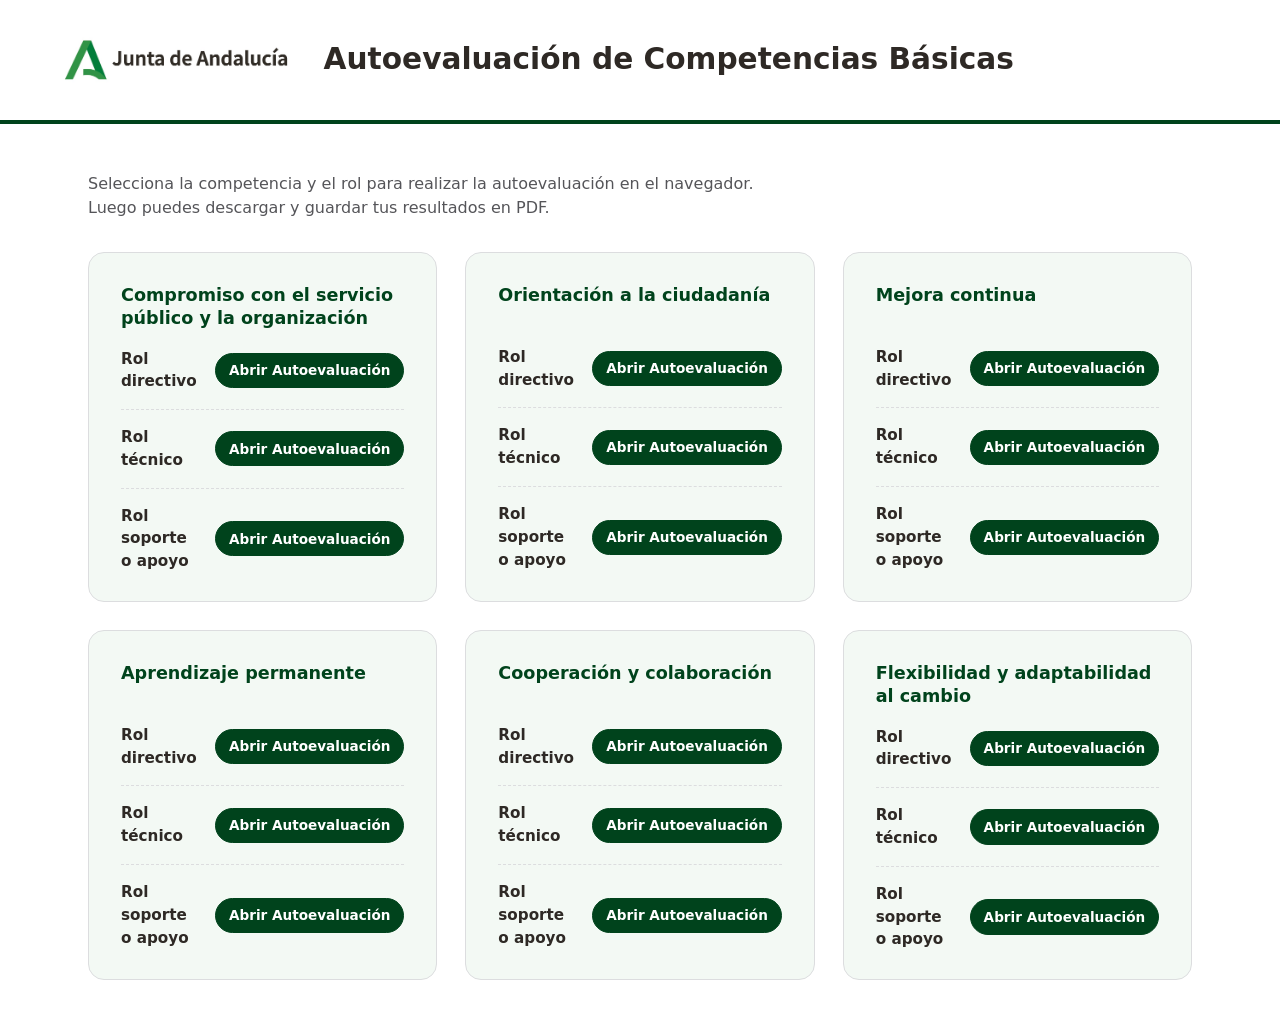
<file: index.html>
<!doctype html>
<html lang="es">
<head>
<meta charset="utf-8"/>
<meta name="viewport" content="width=device-width, initial-scale=1"/>
<title>Autoevaluación de Competencias Básicas · Junta de Andalucía</title>
<style>
  :root{--verde:#00431c;--verde2:#005a25;--tinta:#2e2925;--suave:#f3f9f4;--borde:#dcdddf;--gris:#555559}
  *{box-sizing:border-box}
  body{margin:0;font-family:system-ui,-apple-system,"Segoe UI",Roboto,Arial,sans-serif;color:var(--tinta);background:#fff;line-height:1.5}
  header{display:flex;align-items:center;gap:1.25rem;padding:1.5rem clamp(1rem,4vw,3rem);border-bottom:4px solid var(--verde)}
  header img{height:72px;width:auto;flex:0 0 auto}
  header .h{display:flex;flex-direction:column;justify-content:center}
  header h1{margin:0;font-size:clamp(1.3rem,3vw,1.85rem);line-height:1.2}
  main{max-width:1200px;margin:0 auto;padding:clamp(1.25rem,4vw,3rem)}
  .intro{color:var(--gris);margin:0;max-width:70ch}
  .grid{display:grid;gap:1.75rem;grid-template-columns:repeat(auto-fill,minmax(340px,1fr));margin-top:2rem}
  .card{border:1px solid var(--borde);border-radius:16px;padding:1.75rem 2rem;background:var(--suave)}
  .card h2{margin:.2rem 0 1.1rem;font-size:1.1rem;line-height:1.3;min-height:2.5em;color:var(--verde)}
  .roles{list-style:none;margin:0;padding:0;display:flex;flex-direction:column;gap:1rem}
  .role{display:flex;flex-direction:row;align-items:center;justify-content:space-between;gap:1rem;padding-bottom:1rem;border-bottom:1px dashed var(--borde)}
  .role:last-child{border-bottom:0;padding-bottom:0}
  .role-name{font-weight:600;font-size:.95rem}
  .role-links{display:flex;gap:.5rem;flex-shrink:0}
  .btn{white-space:nowrap}
  .btn{display:inline-block;text-decoration:none;font-size:.85rem;font-weight:600;padding:.4rem .8rem;border-radius:999px;background:var(--verde);color:#fff;border:1px solid var(--verde)}
  .btn:hover{background:var(--verde2)}
  .btn-ghost{background:#fff;color:var(--verde);}
  .btn-ghost:hover{background:#eaf3ec}
  footer{max-width:1200px;margin:0 auto;padding:1.5rem clamp(1.25rem,4vw,3rem);color:var(--gris);font-size:.85rem;border-top:1px solid var(--borde)}
</style>
</head>
<body>
<header>
  <img src="media/Logo-JuntaAndalucia.jpg" alt="Junta de Andalucía"/>
  <div class="h">
    <h1>Autoevaluación de Competencias Básicas</h1>
  </div>
</header>
<main>
  <p class="intro">Selecciona la competencia y el rol para realizar la autoevaluación en el navegador.
  Luego puedes descargar y guardar tus resultados en PDF.</p>
  <div class="grid">
    <article class="card">
      <h2>Compromiso con el servicio público y la organización</h2>
      <ul class="roles">
        <li class="role">
          <span class="role-name">Rol directivo</span>
          <span class="role-links">
            <a class="btn" href="Compromiso%20SPO_Rol%20directivo/index.html">Abrir Autoevaluación</a>
          </span>
        </li>
        <li class="role">
          <span class="role-name">Rol técnico</span>
          <span class="role-links">
            <a class="btn" href="Compromiso%20SPO_Rol%20t%C3%A9cnico/index.html">Abrir Autoevaluación</a>
          </span>
        </li>
        <li class="role">
          <span class="role-name">Rol soporte o apoyo</span>
          <span class="role-links">
            <a class="btn" href="Compromiso%20SPO_Rol%20soporte%20o%20apoyo/index.html">Abrir Autoevaluación</a>
          </span>
        </li>
      </ul>
    </article>
    <article class="card">
      <h2>Orientación a la ciudadanía</h2>
      <ul class="roles">
        <li class="role">
          <span class="role-name">Rol directivo</span>
          <span class="role-links">
            <a class="btn" href="Orientaci%C3%B3n%20a%20la%20ciudadan%C3%ADa_Rol%20directivo/index.html">Abrir Autoevaluación</a>
          </span>
        </li>
        <li class="role">
          <span class="role-name">Rol técnico</span>
          <span class="role-links">
            <a class="btn" href="Orientaci%C3%B3n%20a%20la%20ciudadan%C3%ADa_Rol%20t%C3%A9cnico/index.html">Abrir Autoevaluación</a>
          </span>
        </li>
        <li class="role">
          <span class="role-name">Rol soporte o apoyo</span>
          <span class="role-links">
            <a class="btn" href="Orientaci%C3%B3n%20a%20la%20ciudadan%C3%ADa_Rol%20soporte%20o%20apoyo/index.html">Abrir Autoevaluación</a>
          </span>
        </li>
      </ul>
    </article>
    <article class="card">
      <h2>Mejora continua</h2>
      <ul class="roles">
        <li class="role">
          <span class="role-name">Rol directivo</span>
          <span class="role-links">
            <a class="btn" href="Mejora%20continua_Rol%20directivo/index.html">Abrir Autoevaluación</a>
          </span>
        </li>
        <li class="role">
          <span class="role-name">Rol técnico</span>
          <span class="role-links">
            <a class="btn" href="Mejora%20continua_Rol%20t%C3%A9cnico/index.html">Abrir Autoevaluación</a>
          </span>
        </li>
        <li class="role">
          <span class="role-name">Rol soporte o apoyo</span>
          <span class="role-links">
            <a class="btn" href="Mejora%20continua_Rol%20soporte%20o%20apoyo/index.html">Abrir Autoevaluación</a>
          </span>
        </li>
      </ul>
    </article>
    <article class="card">
      <h2>Aprendizaje permanente</h2>
      <ul class="roles">
        <li class="role">
          <span class="role-name">Rol directivo</span>
          <span class="role-links">
            <a class="btn" href="Aprendizaje%20permanente_Rol%20directivo/index.html">Abrir Autoevaluación</a>
          </span>
        </li>
        <li class="role">
          <span class="role-name">Rol técnico</span>
          <span class="role-links">
            <a class="btn" href="Aprendizaje%20permanente_Rol%20t%C3%A9cnico/index.html">Abrir Autoevaluación</a>
          </span>
        </li>
        <li class="role">
          <span class="role-name">Rol soporte o apoyo</span>
          <span class="role-links">
            <a class="btn" href="Aprendizaje%20permanente_Rol%20soporte%20o%20apoyo/index.html">Abrir Autoevaluación</a>
          </span>
        </li>
      </ul>
    </article>
    <article class="card">
      <h2>Cooperación y colaboración</h2>
      <ul class="roles">
        <li class="role">
          <span class="role-name">Rol directivo</span>
          <span class="role-links">
            <a class="btn" href="Cooperaci%C3%B3n%20y%20colaboraci%C3%B3n_Rol%20directivo/index.html">Abrir Autoevaluación</a>
          </span>
        </li>
        <li class="role">
          <span class="role-name">Rol técnico</span>
          <span class="role-links">
            <a class="btn" href="Cooperaci%C3%B3n%20y%20colaboraci%C3%B3n_Rol%20t%C3%A9cnico/index.html">Abrir Autoevaluación</a>
          </span>
        </li>
        <li class="role">
          <span class="role-name">Rol soporte o apoyo</span>
          <span class="role-links">
            <a class="btn" href="Cooperaci%C3%B3n%20y%20colaboraci%C3%B3n_Rol%20soporte%20o%20apoyo/index.html">Abrir Autoevaluación</a>
          </span>
        </li>
      </ul>
    </article>
    <article class="card">
      <h2>Flexibilidad y adaptabilidad al cambio</h2>
      <ul class="roles">
        <li class="role">
          <span class="role-name">Rol directivo</span>
          <span class="role-links">
            <a class="btn" href="Flexibilidad%20y%20adaptabilidad%20al%20cambio_Rol%20directivo/index.html">Abrir Autoevaluación</a>
          </span>
        </li>
        <li class="role">
          <span class="role-name">Rol técnico</span>
          <span class="role-links">
            <a class="btn" href="Flexibilidad%20y%20adaptabilidad%20al%20cambio_Rol%20t%C3%A9cnico/index.html">Abrir Autoevaluación</a>
          </span>
        </li>
        <li class="role">
          <span class="role-name">Rol soporte o apoyo</span>
          <span class="role-links">
            <a class="btn" href="Flexibilidad%20y%20adaptabilidad%20al%20cambio_Rol%20soporte%20o%20apoyo/index.html">Abrir Autoevaluación</a>
          </span>
        </li>
      </ul>
    </article>
  </div>
</main>
</body>
</html>
</file>
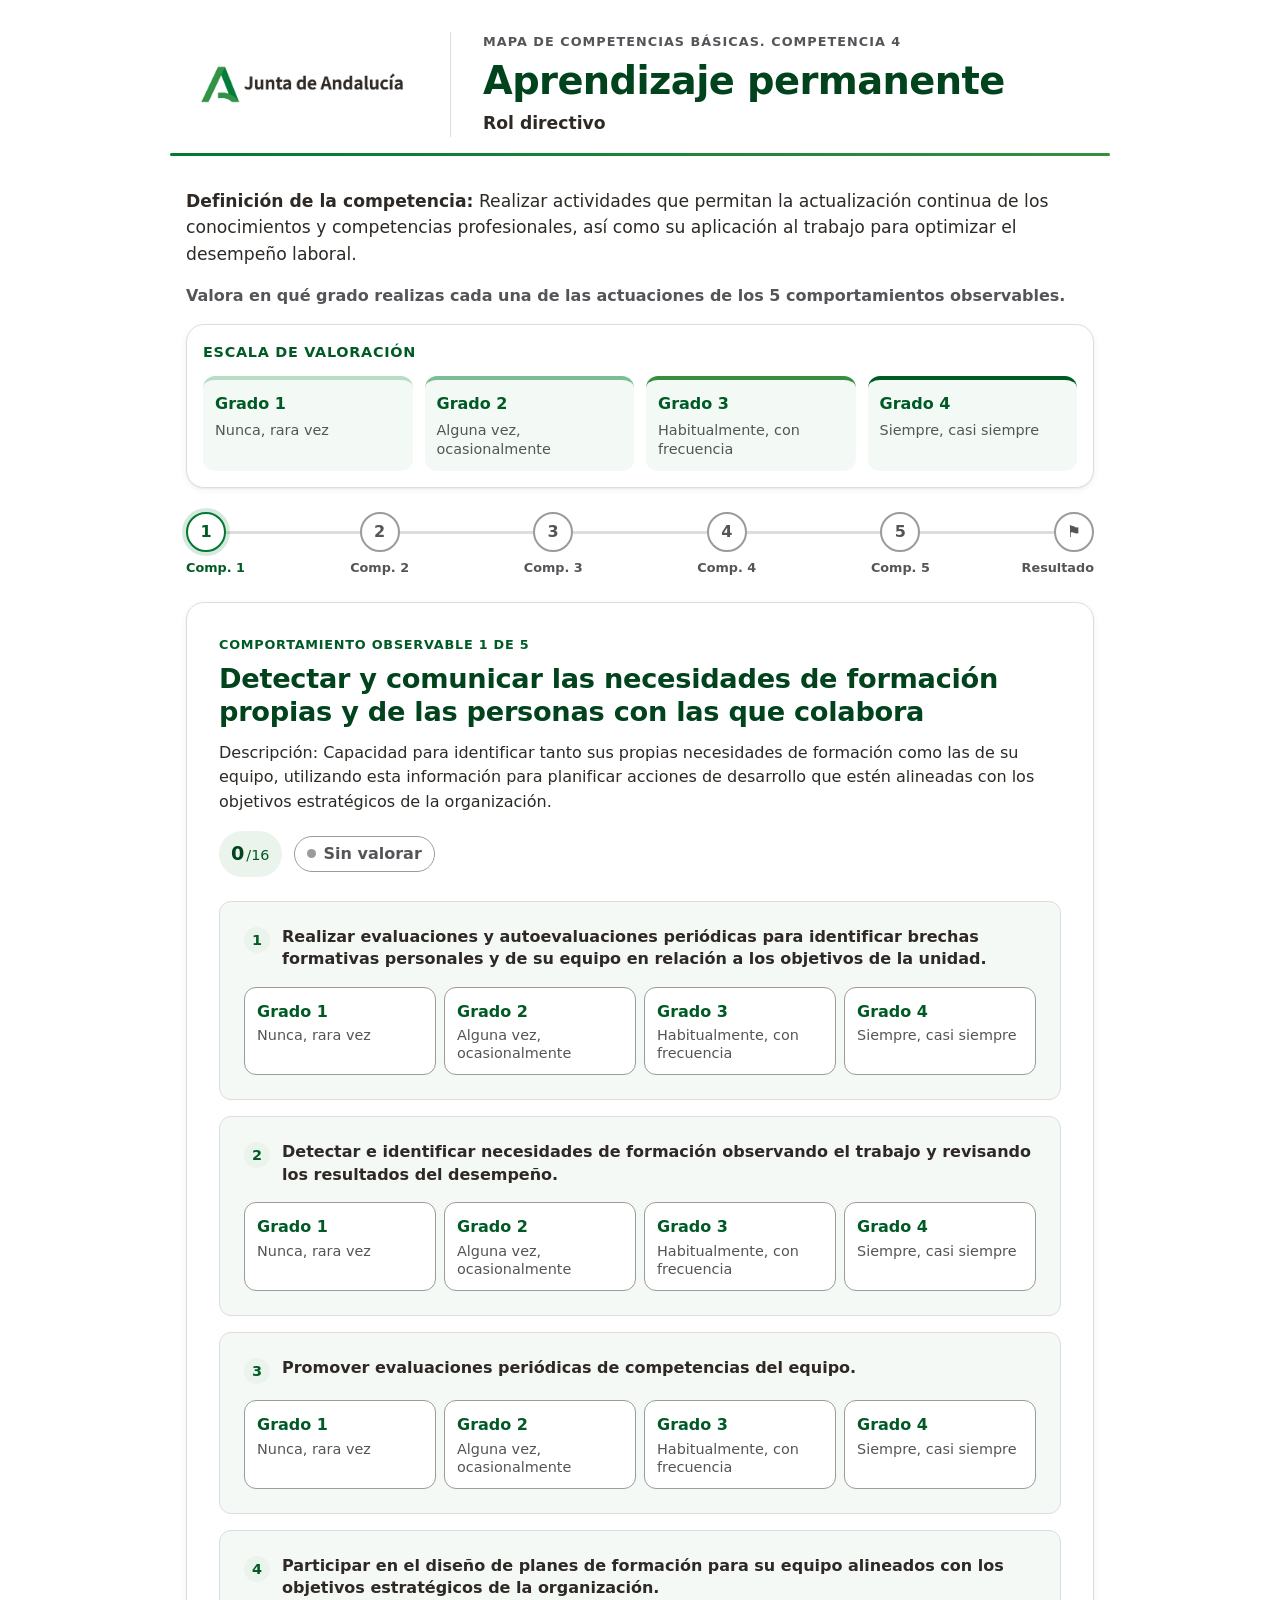
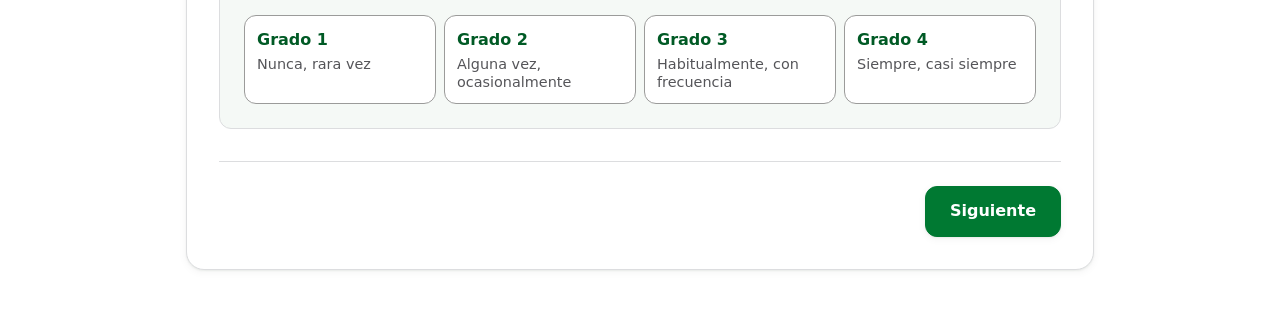
<file: Aprendizaje permanente_Rol directivo/index.html>
<!doctype html>
<html lang="es">
<head>
  <meta charset="utf-8"/>
  <meta name="viewport" content="width=device-width, initial-scale=1"/>
  <title>Rúbrica de autoevaluación de competencias</title>
  <link rel="stylesheet" href="css/styles.css"/>
  <script defer src="scripts/scorm.global.js"></script>
  <script defer src="scripts/scorm12_api.js"></script>
  <script defer src="scripts/jspdf.global.js"></script>
  <script defer src="scripts/app.js"></script>
</head>
<body>
  <a class="skip-link" href="#contenido">Saltar al contenido principal</a>

  <header class="site-header">
    <img class="site-logo" src="media/Logo-JuntaAndalucia.jpg" alt="Junta de Andalucía"/>
    <div class="site-heading">
      <p class="kicker" id="rb-competency"></p>
      <h1 id="rb-title">Rúbrica de autoevaluación</h1>
      <p class="rol"><span class="visually-hidden">Rol evaluado: </span><span id="rb-rol"></span></p>
    </div>
  </header>
  <hr class="header-rule"/>

  <main class="container" id="contenido">
    <section class="intro" aria-labelledby="intro-h">
      <h2 id="intro-h" class="visually-hidden">Instrucciones</h2>
      <p id="rb-definition" class="definition"></p>
      <p id="rb-instructions" class="muted"></p>
      <div class="legend">
        <p class="legend-title">Escala de valoración</p>
        <ul class="legend-list" id="rb-legend"></ul>
      </div>
    </section>

    <!-- Barra de progreso (la construye app.js) -->
    <nav class="stepper" id="stepper" aria-label="Progreso de la autoevaluación"></nav>

    <!-- Anuncio de cambio de paso para lectores de pantalla -->
    <p class="visually-hidden" id="wizard-status" aria-live="polite"></p>

    <!-- Pasos del asistente (los construye app.js) -->
    <form id="wizard" novalidate>
      <div id="steps"></div>
    </form>

    <div id="err" class="alert" role="alert" hidden></div>
  </main>
</body>
</html>
</file>
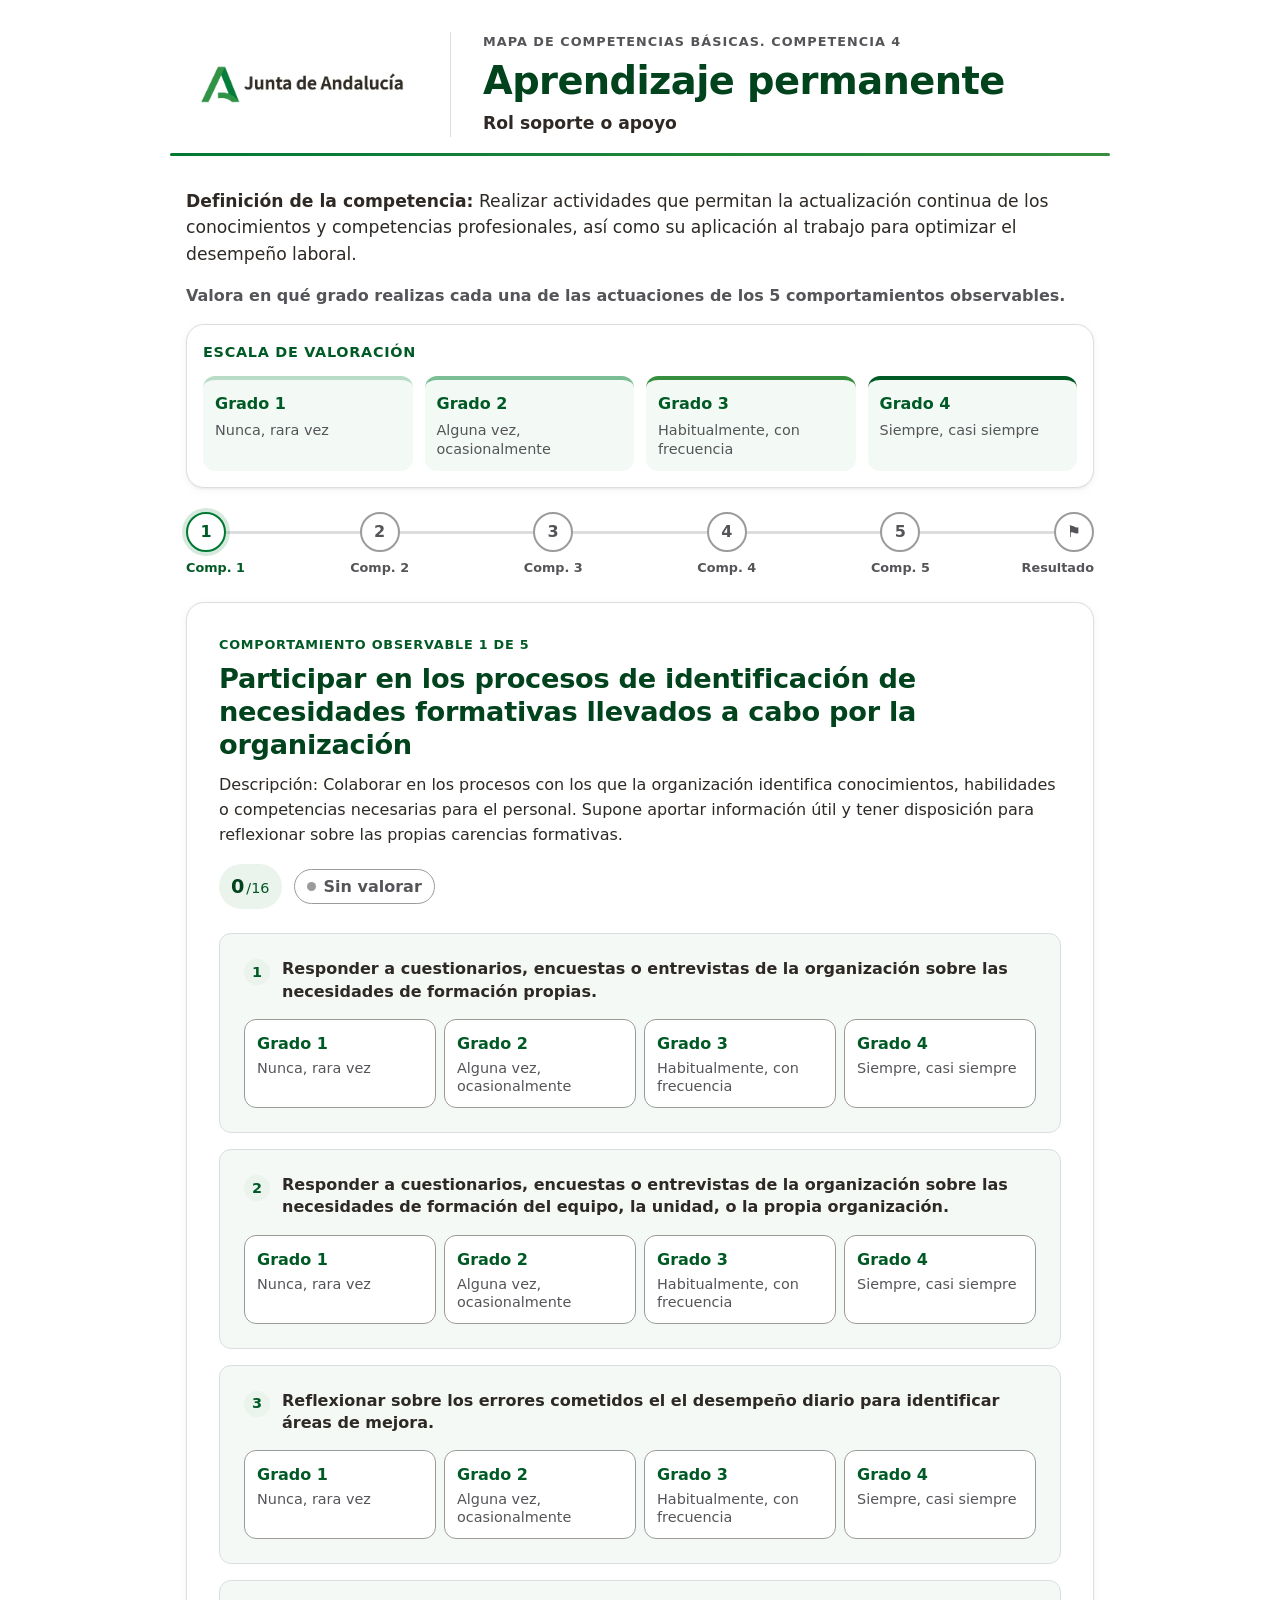
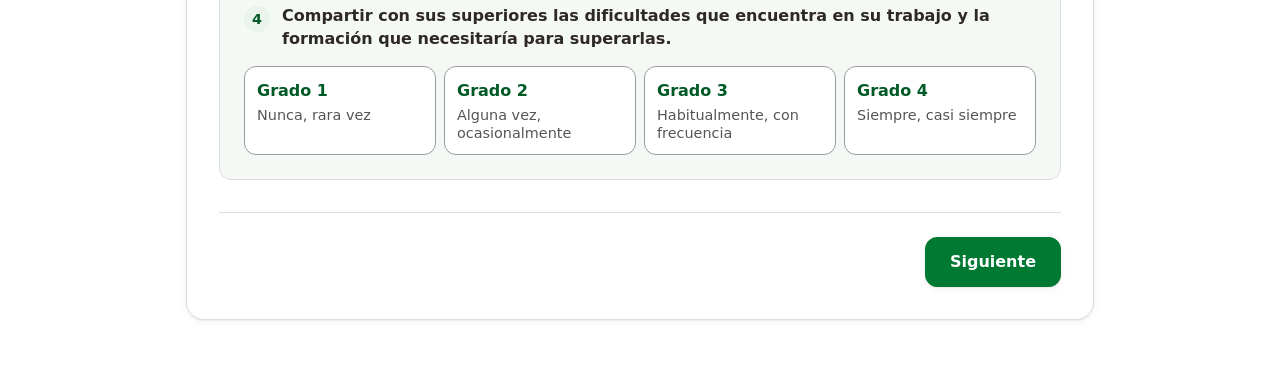
<file: Aprendizaje permanente_Rol soporte o apoyo/index.html>
<!doctype html>
<html lang="es">
<head>
  <meta charset="utf-8"/>
  <meta name="viewport" content="width=device-width, initial-scale=1"/>
  <title>Autoevaluación de Competencias Básicas</title>
  <link rel="stylesheet" href="css/styles.css"/>
  <script defer src="scripts/scorm.global.js"></script>
  <script defer src="scripts/scorm12_api.js"></script>
  <script defer src="scripts/jspdf.global.js"></script>
  <script defer src="scripts/app.js"></script>
</head>
<body>
  <a class="skip-link" href="#contenido">Saltar al contenido principal</a>

  <header class="site-header">
    <img class="site-logo" src="media/Logo-JuntaAndalucia.jpg" alt="Junta de Andalucía"/>
    <div class="site-heading">
      <p class="kicker" id="rb-competency"></p>
      <h1 id="rb-title">Autoevaluación de Competencias Básicas</h1>
      <p class="rol"><span class="visually-hidden">Rol evaluado: </span><span id="rb-rol"></span></p>
    </div>
  </header>
  <hr class="header-rule"/>

  <main class="container" id="contenido">
    <section class="intro" aria-labelledby="intro-h">
      <h2 id="intro-h" class="visually-hidden">Instrucciones</h2>
      <p id="rb-definition" class="definition"></p>
      <p id="rb-instructions" class="muted"></p>
      <div class="legend">
        <p class="legend-title">Escala de valoración</p>
        <ul class="legend-list" id="rb-legend"></ul>
      </div>
    </section>

    <!-- Barra de progreso (la construye app.js) -->
    <nav class="stepper" id="stepper" aria-label="Progreso de la autoevaluación"></nav>

    <!-- Anuncio de cambio de paso para lectores de pantalla -->
    <p class="visually-hidden" id="wizard-status" aria-live="polite"></p>

    <!-- Pasos del asistente (los construye app.js) -->
    <form id="wizard" novalidate>
      <div id="steps"></div>
    </form>

    <div id="err" class="alert" role="alert" hidden></div>
  </main>
</body>
</html>
</file>
<file: Aprendizaje permanente_Rol directivo/css/styles.css>
/* css/styles.css — Rúbrica interactiva · Junta de Andalucía
   Asistente por pasos accesible (WCAG 2.1 AA). Sistema de diseño con escalas
   coherentes de espaciado y tipografía; selector de grado en segmentos táctiles. */

:root {
  /* ---- Color: paleta oficial Junta de Andalucía ----
     Decreto 218/2020 · Manual de Diseño Gráfico.
     Tríada esencial: Pantone 356 C, Pantone 7740 C, Pantone Black C.
     Complementaria: Pantone 322 C + Cool Grays. */
  --bg: #ffffff;
  --surface: #ffffff;
  --surface-2: #f5f9f6;          /* relleno suave alternativo (matiz del 356) */
  --text: #2e2925;               /* Pantone Black C — negro corporativo */
  --muted: #555559;              /* Cool Gray 11 C — AA sobre blanco y verde-soft */
  --border: #dcdddf;             /* gris frío suave (degradado de Cool Gray 3) */
  --border-strong: #9b9b9a;      /* Cool Gray 7 C */
  --danger: #a3231b;
  --danger-soft: #fdeceb;

  --verde-junta: #007932;        /* Pantone 356 C — verde corporativo principal */
  --verde-junta-2: #368f3f;      /* Pantone 7740 C — segundo verde (acentos) */
  --verde-junta-dark: #005a25;   /* degradado oscuro del 356 — texto/títulos (AA) */
  --verde-junta-deep: #00431c;   /* degradado más oscuro — titulares */
  --verde-junta-soft: #eaf3ec;   /* relleno de panels/badges (matiz del 356) */
  --verde-junta-tint: #f3f9f4;   /* relleno aún más suave */
  --teal: #007078;               /* Pantone 322 C — acento complementario (uso mínimo) */
  --on-verde: #ffffff;

  --focus: #2e2925;              /* Pantone Black C — foco de alto contraste y de marca */

  /* ---- Espaciado (escala 4) ---- */
  --sp-1: 4px;
  --sp-2: 8px;
  --sp-3: 12px;
  --sp-4: 16px;
  --sp-5: 24px;
  --sp-6: 32px;
  --sp-7: 48px;
  --sp-8: 64px;

  /* ---- Tipografía ---- */
  --font: system-ui, -apple-system, "Segoe UI", Roboto, Ubuntu, "Helvetica Neue", Arial, sans-serif;
  --fs-eyebrow: .8rem;
  --fs-small: .9rem;
  --fs-body: 1rem;
  --fs-lead: 1.075rem;
  --fs-h3: clamp(1.05rem, 1.4vw, 1.2rem);
  --fs-h2: clamp(1.35rem, 2.2vw, 1.7rem);
  --fs-h1: clamp(1.75rem, 3.4vw, 2.4rem);
  --fs-kpi: clamp(2.75rem, 6vw, 3.75rem);

  /* ---- Forma y elevación ---- */
  --radius-sm: 8px;
  --radius: 12px;
  --radius-lg: 18px;
  --radius-pill: 999px;
  --elev-1: 0 1px 2px rgba(0, 40, 15, .06), 0 2px 8px rgba(0, 40, 15, .05);
  --elev-2: 0 4px 12px rgba(0, 40, 15, .08), 0 12px 32px rgba(0, 40, 15, .07);
  --ring: 0 0 0 4px rgba(0, 121, 50, .16);
}

* { box-sizing: border-box; }

html { scroll-behavior: smooth; }

html, body {
  margin: 0;
  background: var(--bg);
  color: var(--text);
  font-family: var(--font);
  font-size: 16px;
  line-height: 1.55;
  -webkit-font-smoothing: antialiased;
  text-rendering: optimizeLegibility;
}

.container {
  max-width: 940px;
  margin: 0 auto;
  padding: 0 var(--sp-4) var(--sp-8);
}

/* --- Utilidades --- */
.visually-hidden {
  position: absolute !important;
  width: 1px; height: 1px;
  margin: -1px; padding: 0; border: 0;
  clip: rect(0 0 0 0);
  clip-path: inset(50%);
  overflow: hidden;
  white-space: nowrap;
}
.muted { color: var(--muted); }
.small { font-size: var(--fs-small); }

/* --- Foco visible global --- */
:focus-visible {
  outline: 3px solid var(--focus);
  outline-offset: 2px;
  border-radius: 4px;
}

/* --- Enlace de salto --- */
.skip-link {
  position: absolute;
  left: -999px; top: 0;
  z-index: 1000;
  background: var(--verde-junta);
  color: var(--on-verde);
  padding: var(--sp-3) var(--sp-4);
  border-radius: 0 0 var(--radius-sm) 0;
  font-weight: 600;
}
.skip-link:focus { left: 0; }

/* ===================== Cabecera ===================== */
.site-header {
  display: flex;
  flex-wrap: wrap;
  align-items: center;
  gap: var(--sp-5) var(--sp-6);
  max-width: 940px;
  margin: 0 auto;
  padding: var(--sp-6) var(--sp-4) var(--sp-4);
}
/* Área de protección del logotipo (manual de identidad): aire a su alrededor.
   align-self:center lo centra verticalmente respecto al bloque .site-heading. */
.site-logo { width: 232px; max-width: 66vw; height: auto; align-self: center; }
.site-heading {
  flex: 1 1 320px;
  padding-left: var(--sp-6);
  border-left: 1.5px solid var(--border);
}
.kicker {
  margin: 0 0 var(--sp-2);
  color: var(--muted);
  font-size: var(--fs-eyebrow);
  font-weight: 700;
  text-transform: uppercase;
  letter-spacing: .08em;
}
.site-header h1 {
  margin: 0;
  color: var(--verde-junta-deep);
  font-size: var(--fs-h1);
  line-height: 1.1;
  letter-spacing: -.015em;
}
.rol {
  margin: var(--sp-2) 0 0;
  font-size: var(--fs-lead);
  font-weight: 600;
  color: var(--text);
}
.header-rule {
  max-width: 940px;
  margin: 0 auto;
  height: 3px;
  border: 0;
  border-radius: var(--radius-pill);
  /* Acento institucional: los dos verdes corporativos (356 → 7740). */
  background: linear-gradient(90deg, var(--verde-junta), var(--verde-junta-2));
}

/* ===================== Intro / escala ===================== */
.intro { margin: var(--sp-6) 0 var(--sp-5); }
.definition {
  font-size: var(--fs-lead);
  margin: 0 0 var(--sp-4);
}

/* Leyenda de la escala: 4 tarjetas con acento verde graduado (claro → oscuro),
   que comunica visualmente la intensidad de cada grado. */
.legend {
  border: 1px solid var(--border);
  border-radius: var(--radius-lg);
  background: var(--surface);
  box-shadow: var(--elev-1);
  padding: var(--sp-4);
}
.legend-title {
  margin: 0 0 var(--sp-3);
  font-size: var(--fs-small);
  font-weight: 700;
  text-transform: uppercase;
  letter-spacing: .05em;
  color: var(--verde-junta-dark);
}
.legend-list {
  list-style: none;
  margin: 0; padding: 0;
  display: grid;
  grid-template-columns: repeat(4, 1fr);
  gap: var(--sp-3);
}
.legend-item {
  display: flex;
  flex-direction: column;
  gap: var(--sp-1);
  padding: var(--sp-3);
  border-radius: var(--radius);
  background: var(--verde-junta-tint);
  border-top: 4px solid var(--verde-junta);
}
.legend-item:nth-child(1) { border-top-color: #b8dcc6; }
.legend-item:nth-child(2) { border-top-color: #7bbd94; }
.legend-item:nth-child(3) { border-top-color: var(--verde-junta-2); }
.legend-item:nth-child(4) { border-top-color: var(--verde-junta-dark); }
.legend-grade { font-weight: 700; color: var(--verde-junta-dark); }
.legend-desc { color: var(--muted); font-size: var(--fs-small); line-height: 1.35; }

/* ===================== Barra de progreso (stepper) ===================== */
.stepper { margin: var(--sp-5) 0; }
.stepper-list {
  list-style: none;
  margin: 0; padding: 0 0 26px;      /* hueco inferior para las etiquetas ancladas */
  position: relative;
  display: flex;
  justify-content: space-between;    /* primer punto al borde izq., último al der. */
}
/* Línea de progreso: pista gris a lo ancho + relleno verde hasta el paso actual */
.stepper-list::before,
.stepper-list::after {
  content: "";
  position: absolute;
  top: 19px;
  height: 3px;
  border-radius: var(--radius-pill);
}
.stepper-list::before { left: 20px; right: 20px; background: var(--border); }
.stepper-list::after {
  left: 20px;
  width: calc((100% - 40px) * var(--progress, 0));
  background: var(--verde-junta);
  transition: width .2s ease;
}
.stepper-item {
  position: relative;
  z-index: 1;
  flex: 0 0 40px;
}
.stepper-btn {
  display: block;
  width: 40px;
  padding: 0;
  background: none;
  border: 0;
  cursor: pointer;
  color: var(--muted);
  font: inherit;
}
.stepper-dot {
  display: grid;
  place-items: center;
  width: 40px; height: 40px;
  border-radius: 50%;
  background: var(--surface);
  border: 2px solid var(--border-strong);
  color: var(--muted);
  font-weight: 700;
  transition: transform .15s ease, background .15s ease, border-color .15s ease;
}
.stepper-label {
  position: absolute;
  top: 46px;
  left: 50%;
  transform: translateX(-50%);
  white-space: nowrap;
  font-size: var(--fs-eyebrow);
  font-weight: 600;
  color: inherit;
}
.stepper-item:first-child .stepper-label { left: 0; transform: none; text-align: left; }
.stepper-item:last-child  .stepper-label { left: auto; right: 0; transform: none; text-align: right; }
.stepper-item.is-done .stepper-dot {
  background: var(--verde-junta);
  border-color: var(--verde-junta);
  color: var(--on-verde);
}
.stepper-item.is-current .stepper-dot {
  background: var(--surface);
  border-color: var(--verde-junta);
  color: var(--verde-junta-dark);
  box-shadow: var(--ring);
}
.stepper-item.is-current .stepper-btn,
.stepper-item.is-done .stepper-btn { color: var(--verde-junta-dark); }
.stepper-btn:focus-visible { outline: none; }
.stepper-btn:focus-visible .stepper-dot {
  outline: 3px solid var(--focus);
  outline-offset: 2px;
}

/* ===================== Paso / panel ===================== */
.panel {
  background: var(--surface);
  border: 1px solid var(--border);
  border-radius: var(--radius-lg);
  box-shadow: var(--elev-1);
  padding: var(--sp-6);
}
.step[hidden] { display: none; }

.step-header { margin-bottom: var(--sp-5); }
.step-eyebrow {
  margin: 0 0 var(--sp-2);
  color: var(--verde-junta-dark);
  font-size: var(--fs-eyebrow);
  font-weight: 700;
  text-transform: uppercase;
  letter-spacing: .06em;
}
.step-title {
  margin: 0;
  color: var(--verde-junta-deep);
  font-size: var(--fs-h2);
  line-height: 1.2;
  letter-spacing: -.01em;
}
.step-title:focus-visible { outline-offset: 4px; }
.step-desc {
  margin: var(--sp-3) 0 0;
  color: var(--text);
}

/* Puntuación del paso + nivel, alineados en una fila */
.step-score {
  display: flex;
  align-items: center;
  flex-wrap: wrap;
  gap: var(--sp-3);
  margin-top: var(--sp-4);
}
.score-pill {
  display: inline-flex;
  align-items: baseline;
  gap: 2px;
  padding: var(--sp-2) var(--sp-3);
  border-radius: var(--radius-pill);
  background: var(--verde-junta-soft);
  color: var(--verde-junta-deep);
  font-variant-numeric: tabular-nums;
}
.score-num { font-size: 1.2rem; font-weight: 600; }
.score-den { font-size: var(--fs-small); color: var(--verde-junta-dark); }
.step-note { margin: var(--sp-2) 0 0; color: var(--muted); max-width: 70ch; }

/* Badge de nivel */
.badge {
  display: inline-flex;
  align-items: center;
  gap: var(--sp-2);
  background: var(--surface);
  border: 1.5px solid var(--verde-junta);
  color: var(--verde-junta-dark);
  font-weight: 700;
  padding: var(--sp-2) var(--sp-3);
  border-radius: var(--radius-pill);
  line-height: 1.1;
}
.badge::before {
  content: "";
  width: 9px; height: 9px;
  border-radius: 50%;
  background: var(--verde-junta);
}
.badge.is-empty { border-color: var(--border-strong); color: var(--muted); }
.badge.is-empty::before { background: var(--border-strong); }
.badge-lg { font-size: var(--fs-lead); padding: var(--sp-3) var(--sp-4); }

/* ===================== Item (actuación) + segmentos ===================== */
.items { display: flex; flex-direction: column; gap: var(--sp-4); }
.item {
  margin: 0; padding: var(--sp-5);
  border: 1px solid var(--border);
  border-radius: var(--radius);
  background: var(--surface-2);
}
.item-legend {
  display: flex;
  align-items: flex-start;
  gap: var(--sp-3);
  margin: 0 0 var(--sp-4);
  font-weight: 600;
  line-height: 1.4;
  color: var(--text);
}
.item-index {
  flex: 0 0 auto;
  margin-top: 1px;
  display: grid;
  place-items: center;
  width: 26px; height: 26px;
  border-radius: 50%;
  background: var(--verde-junta-soft);
  color: var(--verde-junta-dark);
  font-size: var(--fs-small);
  font-weight: 700;
}

.segments {
  display: grid;
  grid-template-columns: repeat(4, 1fr);
  gap: var(--sp-2);
}
.seg { position: relative; margin: 0; cursor: pointer; display: flex; }
.seg input {
  position: absolute;
  opacity: 0;
  width: 1px; height: 1px;
  margin: 0;
}
.seg-body {
  flex: 1;               /* iguala la altura de los 4 segmentos de la fila */
  display: flex;
  flex-direction: column;
  align-items: flex-start;
  gap: 2px;
  min-height: 60px;
  padding: var(--sp-3);
  border: 1.5px solid var(--border-strong);
  border-radius: var(--radius);
  background: var(--surface);
  transition: border-color .12s ease, background .12s ease, box-shadow .12s ease;
}
.seg-grade { font-weight: 800; color: var(--verde-junta-dark); white-space: nowrap; }
.seg-desc { font-size: var(--fs-small); color: var(--muted); line-height: 1.25; }
.seg-check {
  position: absolute;
  top: var(--sp-2); right: var(--sp-2);
  display: grid; place-items: center;
  width: 20px; height: 20px;
  border-radius: 50%;
  background: var(--verde-junta);
  color: var(--on-verde);
  font-size: 13px; font-weight: 700;
  opacity: 0;
  transform: scale(.6);
  transition: opacity .12s ease, transform .12s ease;
}
.seg:hover .seg-body { border-color: var(--verde-junta-2); background: var(--verde-junta-tint); }
.seg input:checked + .seg-body {
  border-color: var(--verde-junta);
  background: var(--verde-junta-soft);
  box-shadow: inset 0 0 0 1.5px var(--verde-junta);
}
.seg input:checked + .seg-body .seg-check { opacity: 1; transform: scale(1); }
.seg input:focus-visible + .seg-body {
  outline: 3px solid var(--focus);
  outline-offset: 2px;
}

/* ===================== Navegación del paso ===================== */
.step-nav {
  display: flex;
  justify-content: space-between;
  gap: var(--sp-3);
  margin-top: var(--sp-6);
  padding-top: var(--sp-5);
  border-top: 1px solid var(--border);
}
.step-nav.end-only { justify-content: flex-end; }

/* ===================== Botones ===================== */
.btn {
  --btn-bg: var(--verde-junta);
  --btn-fg: var(--on-verde);
  --btn-bd: var(--verde-junta);
  display: inline-flex;
  align-items: center;
  gap: var(--sp-2);
  background: var(--btn-bg);
  border: 1.5px solid var(--btn-bd);
  color: var(--btn-fg);
  padding: var(--sp-3) var(--sp-5);
  border-radius: var(--radius);
  font: inherit;
  font-weight: 600;
  cursor: pointer;
  transition: background .12s ease, border-color .12s ease, transform .06s ease;
}
.btn:hover { --btn-bg: var(--verde-junta-dark); --btn-bd: var(--verde-junta-dark); }
.btn:active { transform: translateY(1px); }
.btn.primary { font-weight: 700; box-shadow: var(--elev-1); }
.btn-ghost {
  --btn-bg: transparent;
  --btn-fg: var(--verde-junta-dark);
  --btn-bd: var(--border-strong);
}
.btn-ghost:hover {
  --btn-bg: var(--verde-junta-soft);
  --btn-fg: var(--verde-junta-dark);
  --btn-bd: var(--verde-junta);
}
.btn[disabled] { opacity: .45; cursor: not-allowed; }
.btn[disabled]:active { transform: none; }
.btn-row { display: flex; gap: var(--sp-3); flex-wrap: wrap; margin: var(--sp-5) 0 var(--sp-3); }

/* ===================== Paso final: resultado ===================== */
.result-step { text-align: left; }
.result-hero {
  display: flex;
  align-items: center;
  flex-wrap: wrap;
  gap: var(--sp-5) var(--sp-6);
  margin: var(--sp-5) 0;
  padding: var(--sp-5);
  border-radius: var(--radius-lg);
  background: linear-gradient(135deg, var(--verde-junta-soft), var(--verde-junta-tint));
  border: 1px solid var(--verde-junta);
}
.result-figure { flex: 0 0 auto; }
.kpi {
  display: flex;
  align-items: baseline;
  gap: 2px;
  color: var(--verde-junta-deep);
  font-variant-numeric: tabular-nums;
  line-height: 1;
}
.kpi #global-score { font-size: var(--fs-kpi); font-weight: 800; letter-spacing: -.02em; }
.kpi-unit { font-size: 1.5rem; font-weight: 700; color: var(--verde-junta-dark); }
.result-verdict { flex: 1 1 260px; }
.result-verdict .note { margin: var(--sp-3) 0 0; color: var(--text); max-width: 62ch; }

.result-areas { display: flex; flex-direction: column; gap: var(--sp-2); margin-top: var(--sp-5); }
.result-area {
  display: flex;
  align-items: center;
  gap: var(--sp-3);
  flex-wrap: wrap;
  padding: var(--sp-3) var(--sp-4);
  border: 1px solid var(--border);
  border-radius: var(--radius);
  background: var(--surface);
}
.result-area-name { flex: 1 1 240px; font-weight: 600; }
.result-area .score-pill { flex: 0 0 auto; }

/* ===================== Estados ===================== */
#completado {
  margin-top: var(--sp-4);
  padding: var(--sp-4);
  border-radius: var(--radius);
  background: var(--verde-junta-soft);
  border: 1.5px solid var(--verde-junta);
  color: var(--verde-junta-deep);
  font-weight: 700;
  text-align: center;
}
.alert {
  margin-top: var(--sp-4);
  padding: var(--sp-4);
  border: 1.5px solid var(--danger);
  color: var(--danger);
  background: var(--danger-soft);
  border-radius: var(--radius);
}

/* ===================== Responsive ===================== */
@media (max-width: 720px) {
  .panel { padding: var(--sp-4); }
  .item { padding: var(--sp-4); }
  .legend-list { grid-template-columns: repeat(2, 1fr); }
  .stepper-label { display: none; }         /* deja solo los puntos numerados */
  .segments { grid-template-columns: repeat(2, 1fr); }
  .site-heading { border-left: 0; padding-left: 0; }
}
@media (max-width: 430px) {
  .segments { grid-template-columns: 1fr; }
  .seg-body { flex-direction: row; align-items: center; gap: var(--sp-3); min-height: 52px; }
  .seg-grade { flex: 0 0 auto; }
  .seg-desc { flex: 1 1 auto; }
  .seg-check { position: static; margin-left: auto; transform: scale(1); opacity: 0; }
  .seg input:checked + .seg-body .seg-check { opacity: 1; }
  .step-nav { flex-direction: column-reverse; }
  .step-nav .btn { width: 100%; justify-content: center; }
}

@media (prefers-reduced-motion: reduce) {
  html { scroll-behavior: auto; }
  * { transition: none !important; animation: none !important; }
}

/* ===================== Impresión (respaldo) ===================== */
@media print {
  .stepper, .step-nav, .btn-row, .skip-link { display: none !important; }
  .step[hidden] { display: block !important; }
  .panel { box-shadow: none; border: 1px solid #ccc; }
  body { background: #fff; color: #000; }
}
</file>
<file: Aprendizaje permanente_Rol soporte o apoyo/css/styles.css>
/* css/styles.css — Rúbrica interactiva · Junta de Andalucía
   Asistente por pasos accesible (WCAG 2.1 AA). Sistema de diseño con escalas
   coherentes de espaciado y tipografía; selector de grado en segmentos táctiles. */

:root {
  /* ---- Color: paleta oficial Junta de Andalucía ----
     Decreto 218/2020 · Manual de Diseño Gráfico.
     Tríada esencial: Pantone 356 C, Pantone 7740 C, Pantone Black C.
     Complementaria: Pantone 322 C + Cool Grays. */
  --bg: #ffffff;
  --surface: #ffffff;
  --surface-2: #f5f9f6;          /* relleno suave alternativo (matiz del 356) */
  --text: #2e2925;               /* Pantone Black C — negro corporativo */
  --muted: #555559;              /* Cool Gray 11 C — AA sobre blanco y verde-soft */
  --border: #dcdddf;             /* gris frío suave (degradado de Cool Gray 3) */
  --border-strong: #9b9b9a;      /* Cool Gray 7 C */
  --danger: #a3231b;
  --danger-soft: #fdeceb;

  --verde-junta: #007932;        /* Pantone 356 C — verde corporativo principal */
  --verde-junta-2: #368f3f;      /* Pantone 7740 C — segundo verde (acentos) */
  --verde-junta-dark: #005a25;   /* degradado oscuro del 356 — texto/títulos (AA) */
  --verde-junta-deep: #00431c;   /* degradado más oscuro — titulares */
  --verde-junta-soft: #eaf3ec;   /* relleno de panels/badges (matiz del 356) */
  --verde-junta-tint: #f3f9f4;   /* relleno aún más suave */
  --teal: #007078;               /* Pantone 322 C — acento complementario (uso mínimo) */
  --on-verde: #ffffff;

  --focus: #2e2925;              /* Pantone Black C — foco de alto contraste y de marca */

  /* ---- Espaciado (escala 4) ---- */
  --sp-1: 4px;
  --sp-2: 8px;
  --sp-3: 12px;
  --sp-4: 16px;
  --sp-5: 24px;
  --sp-6: 32px;
  --sp-7: 48px;
  --sp-8: 64px;

  /* ---- Tipografía ---- */
  --font: system-ui, -apple-system, "Segoe UI", Roboto, Ubuntu, "Helvetica Neue", Arial, sans-serif;
  --fs-eyebrow: .8rem;
  --fs-small: .9rem;
  --fs-body: 1rem;
  --fs-lead: 1.075rem;
  --fs-h3: clamp(1.05rem, 1.4vw, 1.2rem);
  --fs-h2: clamp(1.35rem, 2.2vw, 1.7rem);
  --fs-h1: clamp(1.75rem, 3.4vw, 2.4rem);
  --fs-kpi: clamp(2.75rem, 6vw, 3.75rem);

  /* ---- Forma y elevación ---- */
  --radius-sm: 8px;
  --radius: 12px;
  --radius-lg: 18px;
  --radius-pill: 999px;
  --elev-1: 0 1px 2px rgba(0, 40, 15, .06), 0 2px 8px rgba(0, 40, 15, .05);
  --elev-2: 0 4px 12px rgba(0, 40, 15, .08), 0 12px 32px rgba(0, 40, 15, .07);
  --ring: 0 0 0 4px rgba(0, 121, 50, .16);
}

* { box-sizing: border-box; }

html { scroll-behavior: smooth; }

html, body {
  margin: 0;
  background: var(--bg);
  color: var(--text);
  font-family: var(--font);
  font-size: 16px;
  line-height: 1.55;
  -webkit-font-smoothing: antialiased;
  text-rendering: optimizeLegibility;
}

.container {
  max-width: 940px;
  margin: 0 auto;
  padding: 0 var(--sp-4) var(--sp-8);
}

/* --- Utilidades --- */
.visually-hidden {
  position: absolute !important;
  width: 1px; height: 1px;
  margin: -1px; padding: 0; border: 0;
  clip: rect(0 0 0 0);
  clip-path: inset(50%);
  overflow: hidden;
  white-space: nowrap;
}
.muted { color: var(--muted); }
.small { font-size: var(--fs-small); }

/* --- Foco visible global --- */
:focus-visible {
  outline: 3px solid var(--focus);
  outline-offset: 2px;
  border-radius: 4px;
}

/* --- Enlace de salto --- */
.skip-link {
  position: absolute;
  left: -999px; top: 0;
  z-index: 1000;
  background: var(--verde-junta);
  color: var(--on-verde);
  padding: var(--sp-3) var(--sp-4);
  border-radius: 0 0 var(--radius-sm) 0;
  font-weight: 600;
}
.skip-link:focus { left: 0; }

/* ===================== Cabecera ===================== */
.site-header {
  display: flex;
  flex-wrap: wrap;
  align-items: center;
  gap: var(--sp-5) var(--sp-6);
  max-width: 940px;
  margin: 0 auto;
  padding: var(--sp-6) var(--sp-4) var(--sp-4);
}
/* Área de protección del logotipo (manual de identidad): aire a su alrededor.
   align-self:center lo centra verticalmente respecto al bloque .site-heading. */
.site-logo { width: 232px; max-width: 66vw; height: auto; align-self: center; }
.site-heading {
  flex: 1 1 320px;
  padding-left: var(--sp-6);
  border-left: 1.5px solid var(--border);
}
.kicker {
  margin: 0 0 var(--sp-2);
  color: var(--muted);
  font-size: var(--fs-eyebrow);
  font-weight: 700;
  text-transform: uppercase;
  letter-spacing: .08em;
}
.site-header h1 {
  margin: 0;
  color: var(--verde-junta-deep);
  font-size: var(--fs-h1);
  line-height: 1.1;
  letter-spacing: -.015em;
}
.rol {
  margin: var(--sp-2) 0 0;
  font-size: var(--fs-lead);
  font-weight: 600;
  color: var(--text);
}
.header-rule {
  max-width: 940px;
  margin: 0 auto;
  height: 3px;
  border: 0;
  border-radius: var(--radius-pill);
  /* Acento institucional: los dos verdes corporativos (356 → 7740). */
  background: linear-gradient(90deg, var(--verde-junta), var(--verde-junta-2));
}

/* ===================== Intro / escala ===================== */
.intro { margin: var(--sp-6) 0 var(--sp-5); }
.definition {
  font-size: var(--fs-lead);
  margin: 0 0 var(--sp-4);
}

/* Leyenda de la escala: 4 tarjetas con acento verde graduado (claro → oscuro),
   que comunica visualmente la intensidad de cada grado. */
.legend {
  border: 1px solid var(--border);
  border-radius: var(--radius-lg);
  background: var(--surface);
  box-shadow: var(--elev-1);
  padding: var(--sp-4);
}
.legend-title {
  margin: 0 0 var(--sp-3);
  font-size: var(--fs-small);
  font-weight: 700;
  text-transform: uppercase;
  letter-spacing: .05em;
  color: var(--verde-junta-dark);
}
.legend-list {
  list-style: none;
  margin: 0; padding: 0;
  display: grid;
  grid-template-columns: repeat(4, 1fr);
  gap: var(--sp-3);
}
.legend-item {
  display: flex;
  flex-direction: column;
  gap: var(--sp-1);
  padding: var(--sp-3);
  border-radius: var(--radius);
  background: var(--verde-junta-tint);
  border-top: 4px solid var(--verde-junta);
}
.legend-item:nth-child(1) { border-top-color: #b8dcc6; }
.legend-item:nth-child(2) { border-top-color: #7bbd94; }
.legend-item:nth-child(3) { border-top-color: var(--verde-junta-2); }
.legend-item:nth-child(4) { border-top-color: var(--verde-junta-dark); }
.legend-grade { font-weight: 700; color: var(--verde-junta-dark); }
.legend-desc { color: var(--muted); font-size: var(--fs-small); line-height: 1.35; }

/* ===================== Barra de progreso (stepper) ===================== */
.stepper { margin: var(--sp-5) 0; }
.stepper-list {
  list-style: none;
  margin: 0; padding: 0 0 26px;      /* hueco inferior para las etiquetas ancladas */
  position: relative;
  display: flex;
  justify-content: space-between;    /* primer punto al borde izq., último al der. */
}
/* Línea de progreso: pista gris a lo ancho + relleno verde hasta el paso actual */
.stepper-list::before,
.stepper-list::after {
  content: "";
  position: absolute;
  top: 19px;
  height: 3px;
  border-radius: var(--radius-pill);
}
.stepper-list::before { left: 20px; right: 20px; background: var(--border); }
.stepper-list::after {
  left: 20px;
  width: calc((100% - 40px) * var(--progress, 0));
  background: var(--verde-junta);
  transition: width .2s ease;
}
.stepper-item {
  position: relative;
  z-index: 1;
  flex: 0 0 40px;
}
.stepper-btn {
  display: block;
  width: 40px;
  padding: 0;
  background: none;
  border: 0;
  cursor: pointer;
  color: var(--muted);
  font: inherit;
}
.stepper-dot {
  display: grid;
  place-items: center;
  width: 40px; height: 40px;
  border-radius: 50%;
  background: var(--surface);
  border: 2px solid var(--border-strong);
  color: var(--muted);
  font-weight: 700;
  transition: transform .15s ease, background .15s ease, border-color .15s ease;
}
.stepper-label {
  position: absolute;
  top: 46px;
  left: 50%;
  transform: translateX(-50%);
  white-space: nowrap;
  font-size: var(--fs-eyebrow);
  font-weight: 600;
  color: inherit;
}
.stepper-item:first-child .stepper-label { left: 0; transform: none; text-align: left; }
.stepper-item:last-child  .stepper-label { left: auto; right: 0; transform: none; text-align: right; }
.stepper-item.is-done .stepper-dot {
  background: var(--verde-junta);
  border-color: var(--verde-junta);
  color: var(--on-verde);
}
.stepper-item.is-current .stepper-dot {
  background: var(--surface);
  border-color: var(--verde-junta);
  color: var(--verde-junta-dark);
  box-shadow: var(--ring);
}
.stepper-item.is-current .stepper-btn,
.stepper-item.is-done .stepper-btn { color: var(--verde-junta-dark); }
.stepper-btn:focus-visible { outline: none; }
.stepper-btn:focus-visible .stepper-dot {
  outline: 3px solid var(--focus);
  outline-offset: 2px;
}

/* ===================== Paso / panel ===================== */
.panel {
  background: var(--surface);
  border: 1px solid var(--border);
  border-radius: var(--radius-lg);
  box-shadow: var(--elev-1);
  padding: var(--sp-6);
}
.step[hidden] { display: none; }

.step-header { margin-bottom: var(--sp-5); }
.step-eyebrow {
  margin: 0 0 var(--sp-2);
  color: var(--verde-junta-dark);
  font-size: var(--fs-eyebrow);
  font-weight: 700;
  text-transform: uppercase;
  letter-spacing: .06em;
}
.step-title {
  margin: 0;
  color: var(--verde-junta-deep);
  font-size: var(--fs-h2);
  line-height: 1.2;
  letter-spacing: -.01em;
}
.step-title:focus-visible { outline-offset: 4px; }
.step-desc {
  margin: var(--sp-3) 0 0;
  color: var(--text);
}

/* Puntuación del paso + nivel, alineados en una fila */
.step-score {
  display: flex;
  align-items: center;
  flex-wrap: wrap;
  gap: var(--sp-3);
  margin-top: var(--sp-4);
}
.score-pill {
  display: inline-flex;
  align-items: baseline;
  gap: 2px;
  padding: var(--sp-2) var(--sp-3);
  border-radius: var(--radius-pill);
  background: var(--verde-junta-soft);
  color: var(--verde-junta-deep);
  font-variant-numeric: tabular-nums;
}
.score-num { font-size: 1.2rem; font-weight: 600; }
.score-den { font-size: var(--fs-small); color: var(--verde-junta-dark); }
.step-note { margin: var(--sp-2) 0 0; color: var(--muted); max-width: 70ch; }

/* Badge de nivel */
.badge {
  display: inline-flex;
  align-items: center;
  gap: var(--sp-2);
  background: var(--surface);
  border: 1.5px solid var(--verde-junta);
  color: var(--verde-junta-dark);
  font-weight: 700;
  padding: var(--sp-2) var(--sp-3);
  border-radius: var(--radius-pill);
  line-height: 1.1;
}
.badge::before {
  content: "";
  width: 9px; height: 9px;
  border-radius: 50%;
  background: var(--verde-junta);
}
.badge.is-empty { border-color: var(--border-strong); color: var(--muted); }
.badge.is-empty::before { background: var(--border-strong); }
.badge-lg { font-size: var(--fs-lead); padding: var(--sp-3) var(--sp-4); }

/* ===================== Item (actuación) + segmentos ===================== */
.items { display: flex; flex-direction: column; gap: var(--sp-4); }
.item {
  margin: 0; padding: var(--sp-5);
  border: 1px solid var(--border);
  border-radius: var(--radius);
  background: var(--surface-2);
}
.item-legend {
  display: flex;
  align-items: flex-start;
  gap: var(--sp-3);
  margin: 0 0 var(--sp-4);
  font-weight: 600;
  line-height: 1.4;
  color: var(--text);
}
.item-index {
  flex: 0 0 auto;
  margin-top: 1px;
  display: grid;
  place-items: center;
  width: 26px; height: 26px;
  border-radius: 50%;
  background: var(--verde-junta-soft);
  color: var(--verde-junta-dark);
  font-size: var(--fs-small);
  font-weight: 700;
}

.segments {
  display: grid;
  grid-template-columns: repeat(4, 1fr);
  gap: var(--sp-2);
}
.seg { position: relative; margin: 0; cursor: pointer; display: flex; }
.seg input {
  position: absolute;
  opacity: 0;
  width: 1px; height: 1px;
  margin: 0;
}
.seg-body {
  flex: 1;               /* iguala la altura de los 4 segmentos de la fila */
  display: flex;
  flex-direction: column;
  align-items: flex-start;
  gap: 2px;
  min-height: 60px;
  padding: var(--sp-3);
  border: 1.5px solid var(--border-strong);
  border-radius: var(--radius);
  background: var(--surface);
  transition: border-color .12s ease, background .12s ease, box-shadow .12s ease;
}
.seg-grade { font-weight: 800; color: var(--verde-junta-dark); white-space: nowrap; }
.seg-desc { font-size: var(--fs-small); color: var(--muted); line-height: 1.25; }
.seg-check {
  position: absolute;
  top: var(--sp-2); right: var(--sp-2);
  display: grid; place-items: center;
  width: 20px; height: 20px;
  border-radius: 50%;
  background: var(--verde-junta);
  color: var(--on-verde);
  font-size: 13px; font-weight: 700;
  opacity: 0;
  transform: scale(.6);
  transition: opacity .12s ease, transform .12s ease;
}
.seg:hover .seg-body { border-color: var(--verde-junta-2); background: var(--verde-junta-tint); }
.seg input:checked + .seg-body {
  border-color: var(--verde-junta);
  background: var(--verde-junta-soft);
  box-shadow: inset 0 0 0 1.5px var(--verde-junta);
}
.seg input:checked + .seg-body .seg-check { opacity: 1; transform: scale(1); }
.seg input:focus-visible + .seg-body {
  outline: 3px solid var(--focus);
  outline-offset: 2px;
}

/* ===================== Navegación del paso ===================== */
.step-nav {
  display: flex;
  justify-content: space-between;
  gap: var(--sp-3);
  margin-top: var(--sp-6);
  padding-top: var(--sp-5);
  border-top: 1px solid var(--border);
}
.step-nav.end-only { justify-content: flex-end; }

/* ===================== Botones ===================== */
.btn {
  --btn-bg: var(--verde-junta);
  --btn-fg: var(--on-verde);
  --btn-bd: var(--verde-junta);
  display: inline-flex;
  align-items: center;
  gap: var(--sp-2);
  background: var(--btn-bg);
  border: 1.5px solid var(--btn-bd);
  color: var(--btn-fg);
  padding: var(--sp-3) var(--sp-5);
  border-radius: var(--radius);
  font: inherit;
  font-weight: 600;
  cursor: pointer;
  transition: background .12s ease, border-color .12s ease, transform .06s ease;
}
.btn:hover { --btn-bg: var(--verde-junta-dark); --btn-bd: var(--verde-junta-dark); }
.btn:active { transform: translateY(1px); }
.btn.primary { font-weight: 700; box-shadow: var(--elev-1); }
.btn-ghost {
  --btn-bg: transparent;
  --btn-fg: var(--verde-junta-dark);
  --btn-bd: var(--border-strong);
}
.btn-ghost:hover {
  --btn-bg: var(--verde-junta-soft);
  --btn-fg: var(--verde-junta-dark);
  --btn-bd: var(--verde-junta);
}
.btn[disabled] { opacity: .45; cursor: not-allowed; }
.btn[disabled]:active { transform: none; }
.btn-row { display: flex; gap: var(--sp-3); flex-wrap: wrap; margin: var(--sp-5) 0 var(--sp-3); }

/* ===================== Paso final: resultado ===================== */
.result-step { text-align: left; }
.result-hero {
  display: flex;
  align-items: center;
  flex-wrap: wrap;
  gap: var(--sp-5) var(--sp-6);
  margin: var(--sp-5) 0;
  padding: var(--sp-5);
  border-radius: var(--radius-lg);
  background: linear-gradient(135deg, var(--verde-junta-soft), var(--verde-junta-tint));
  border: 1px solid var(--verde-junta);
}
.result-figure { flex: 0 0 auto; }
.kpi {
  display: flex;
  align-items: baseline;
  gap: 2px;
  color: var(--verde-junta-deep);
  font-variant-numeric: tabular-nums;
  line-height: 1;
}
.kpi #global-score { font-size: var(--fs-kpi); font-weight: 800; letter-spacing: -.02em; }
.kpi-unit { font-size: 1.5rem; font-weight: 700; color: var(--verde-junta-dark); }
.result-verdict { flex: 1 1 260px; }
.result-verdict .note { margin: var(--sp-3) 0 0; color: var(--text); max-width: 62ch; }

.result-areas { display: flex; flex-direction: column; gap: var(--sp-2); margin-top: var(--sp-5); }
.result-area {
  display: flex;
  align-items: center;
  gap: var(--sp-3);
  flex-wrap: wrap;
  padding: var(--sp-3) var(--sp-4);
  border: 1px solid var(--border);
  border-radius: var(--radius);
  background: var(--surface);
}
.result-area-name { flex: 1 1 240px; font-weight: 600; }
.result-area .score-pill { flex: 0 0 auto; }

/* ===================== Estados ===================== */
#completado {
  margin-top: var(--sp-4);
  padding: var(--sp-4);
  border-radius: var(--radius);
  background: var(--verde-junta-soft);
  border: 1.5px solid var(--verde-junta);
  color: var(--verde-junta-deep);
  font-weight: 700;
  text-align: center;
}
.alert {
  margin-top: var(--sp-4);
  padding: var(--sp-4);
  border: 1.5px solid var(--danger);
  color: var(--danger);
  background: var(--danger-soft);
  border-radius: var(--radius);
}

/* ===================== Responsive ===================== */
@media (max-width: 720px) {
  .panel { padding: var(--sp-4); }
  .item { padding: var(--sp-4); }
  .legend-list { grid-template-columns: repeat(2, 1fr); }
  .stepper-label { display: none; }         /* deja solo los puntos numerados */
  .segments { grid-template-columns: repeat(2, 1fr); }
  .site-heading { border-left: 0; padding-left: 0; }
}
@media (max-width: 430px) {
  .segments { grid-template-columns: 1fr; }
  .seg-body { flex-direction: row; align-items: center; gap: var(--sp-3); min-height: 52px; }
  .seg-grade { flex: 0 0 auto; }
  .seg-desc { flex: 1 1 auto; }
  .seg-check { position: static; margin-left: auto; transform: scale(1); opacity: 0; }
  .seg input:checked + .seg-body .seg-check { opacity: 1; }
  .step-nav { flex-direction: column-reverse; }
  .step-nav .btn { width: 100%; justify-content: center; }
}

@media (prefers-reduced-motion: reduce) {
  html { scroll-behavior: auto; }
  * { transition: none !important; animation: none !important; }
}

/* ===================== Impresión (respaldo) ===================== */
@media print {
  .stepper, .step-nav, .btn-row, .skip-link { display: none !important; }
  .step[hidden] { display: block !important; }
  .panel { box-shadow: none; border: 1px solid #ccc; }
  body { background: #fff; color: #000; }
}
</file>
